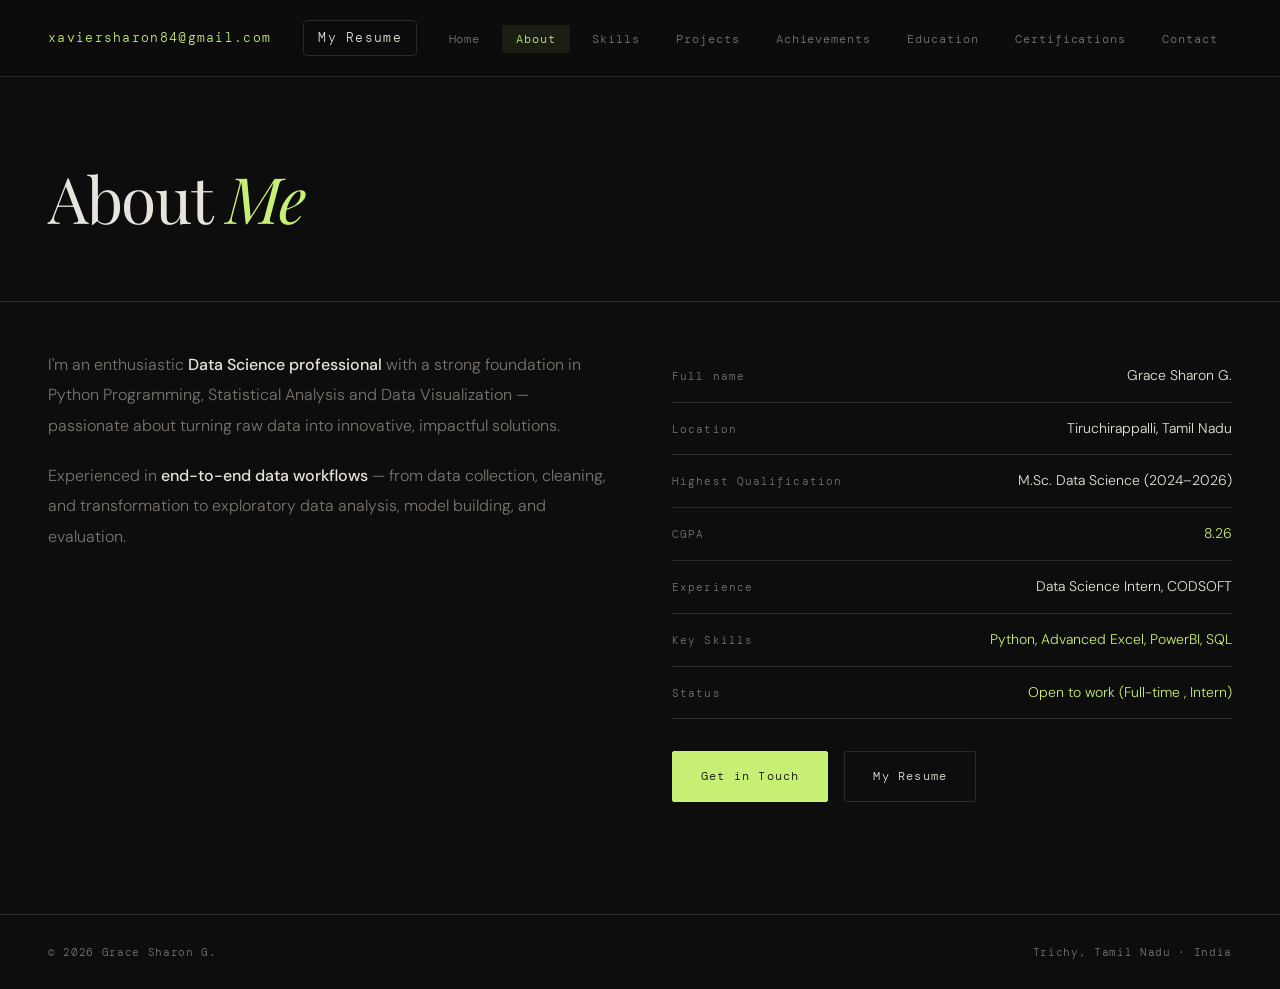
<file: about.html>
<!DOCTYPE html>
<html lang="en">
<head>
<meta charset="UTF-8">
<meta name="viewport" content="width=device-width, initial-scale=1.0">
<title>About — Grace Sharon</title>
<link rel="stylesheet" href="style.css">
</head>
<body>
<nav>
    <div style="display: flex; gap: 32px; align-items: center;">
    <a class="nav-logo" href="index.html">xaviersharon84@gmail.com</a>
    <a class="nav-logo" href="GRACE _SHARON_G_Data_Analyst.pdf" download style="color: var(--text); border: 1px solid var(--border); padding: 6px 14px; border-radius: 4px;">My Resume</a>
  </div>
  <button class="nav-hamburger" onclick="toggleMenu()" aria-label="Menu">
    <span></span><span></span><span></span>
  </button>
  <ul class="nav-links" id="nav-links">
    <li><a href="index.html">Home</a></li>
    <li><a href="about.html" class="active">About</a></li>
    <li><a href="skills.html">Skills</a></li>
    <li><a href="projects.html">Projects</a></li>
    <li><a href="achievements.html">Achievements</a></li>
    <li><a href="education.html">Education</a></li>
    <li><a href="certifications.html">Certifications</a></li>
    <li><a href="contact.html">Contact</a></li>
  </ul>
</nav>

<div class="page">
  <div class="page-header reveal">
    <h1 class="page-title">About  <em>Me</em></h1>
  </div>

  <div class="content">
    <div class="grid-2" style="gap: 64px; margin-bottom: 64px;">
      <div class="reveal">
        <p style="font-size:16px; color:var(--muted); line-height:1.9; margin-bottom:20px;">
          I'm an enthusiastic <strong style="color:var(--text); font-weight:500;">Data Science professional</strong> with a strong foundation in Python Programming, Statistical Analysis and Data Visualization — passionate about turning raw data into innovative, impactful solutions.
        </p>
        <p style="font-size:16px; color:var(--muted); line-height:1.9;">
          Experienced in <strong style="color:var(--text); font-weight:500;">end-to-end data workflows</strong> — from data collection, cleaning, and transformation to exploratory data analysis, model building, and evaluation.
        </p>
      </div>

      <div class="reveal">
        <div class="detail-row">
          <span class="detail-label">Full name</span>
          <span class="detail-value">Grace Sharon G.</span>
        </div>
        <div class="detail-row">
          <span class="detail-label">Location</span>
          <span class="detail-value">Tiruchirappalli, Tamil Nadu</span>
        </div>
        <div class="detail-row">
          <span class="detail-label">Highest Qualification</span>
          <span class="detail-value">M.Sc. Data Science (2024–2026)</span>
        </div>
        <div class="detail-row">
          <span class="detail-label">CGPA</span>
          <span class="detail-value" style="color:var(--accent)">8.26</span>
        </div>
        <div class="detail-row">
          <span class="detail-label">Experience</span>
          <span class="detail-value">Data Science Intern, CODSOFT</span>
        </div>
        <div class="detail-row">
          <span class="detail-label">Key Skills</span>
          <span class="detail-value" style="color:var(--accent)">Python, Advanced Excel, PowerBI, SQL</span>
        </div>
        <div class="detail-row">
          <span class="detail-label">Status</span>
          <span class="detail-value" style="color:var(--accent)">Open to work (Full-time , Intern)</span>
        </div>

        <div style="margin-top: 32px; display: flex; gap: 16px;">
          <a href="contact.html" class="btn btn-primary">Get in Touch</a>
          <a href="GRACE _SHARON_G_Data_Analyst.pdf" class="btn btn-secondary" download>My Resume</a>
        </div>
      </div>
    </div>
  </div>
</div>

<footer>
  <div class="footer-copy">© 2026 Grace Sharon G.</div>
  <div class="footer-copy">Trichy, Tamil Nadu · India</div>
</footer>

<script>
function toggleMenu(){ document.getElementById('nav-links').classList.toggle('open'); }
const obs = new IntersectionObserver(entries => {
  entries.forEach((e,i)=>{ if(e.isIntersecting){ setTimeout(()=>e.target.classList.add('visible'),i*80); obs.unobserve(e.target); } });
}, {threshold:0.1});
document.querySelectorAll('.reveal').forEach(el=>obs.observe(el));
</script>
</body>
</html>
</file>
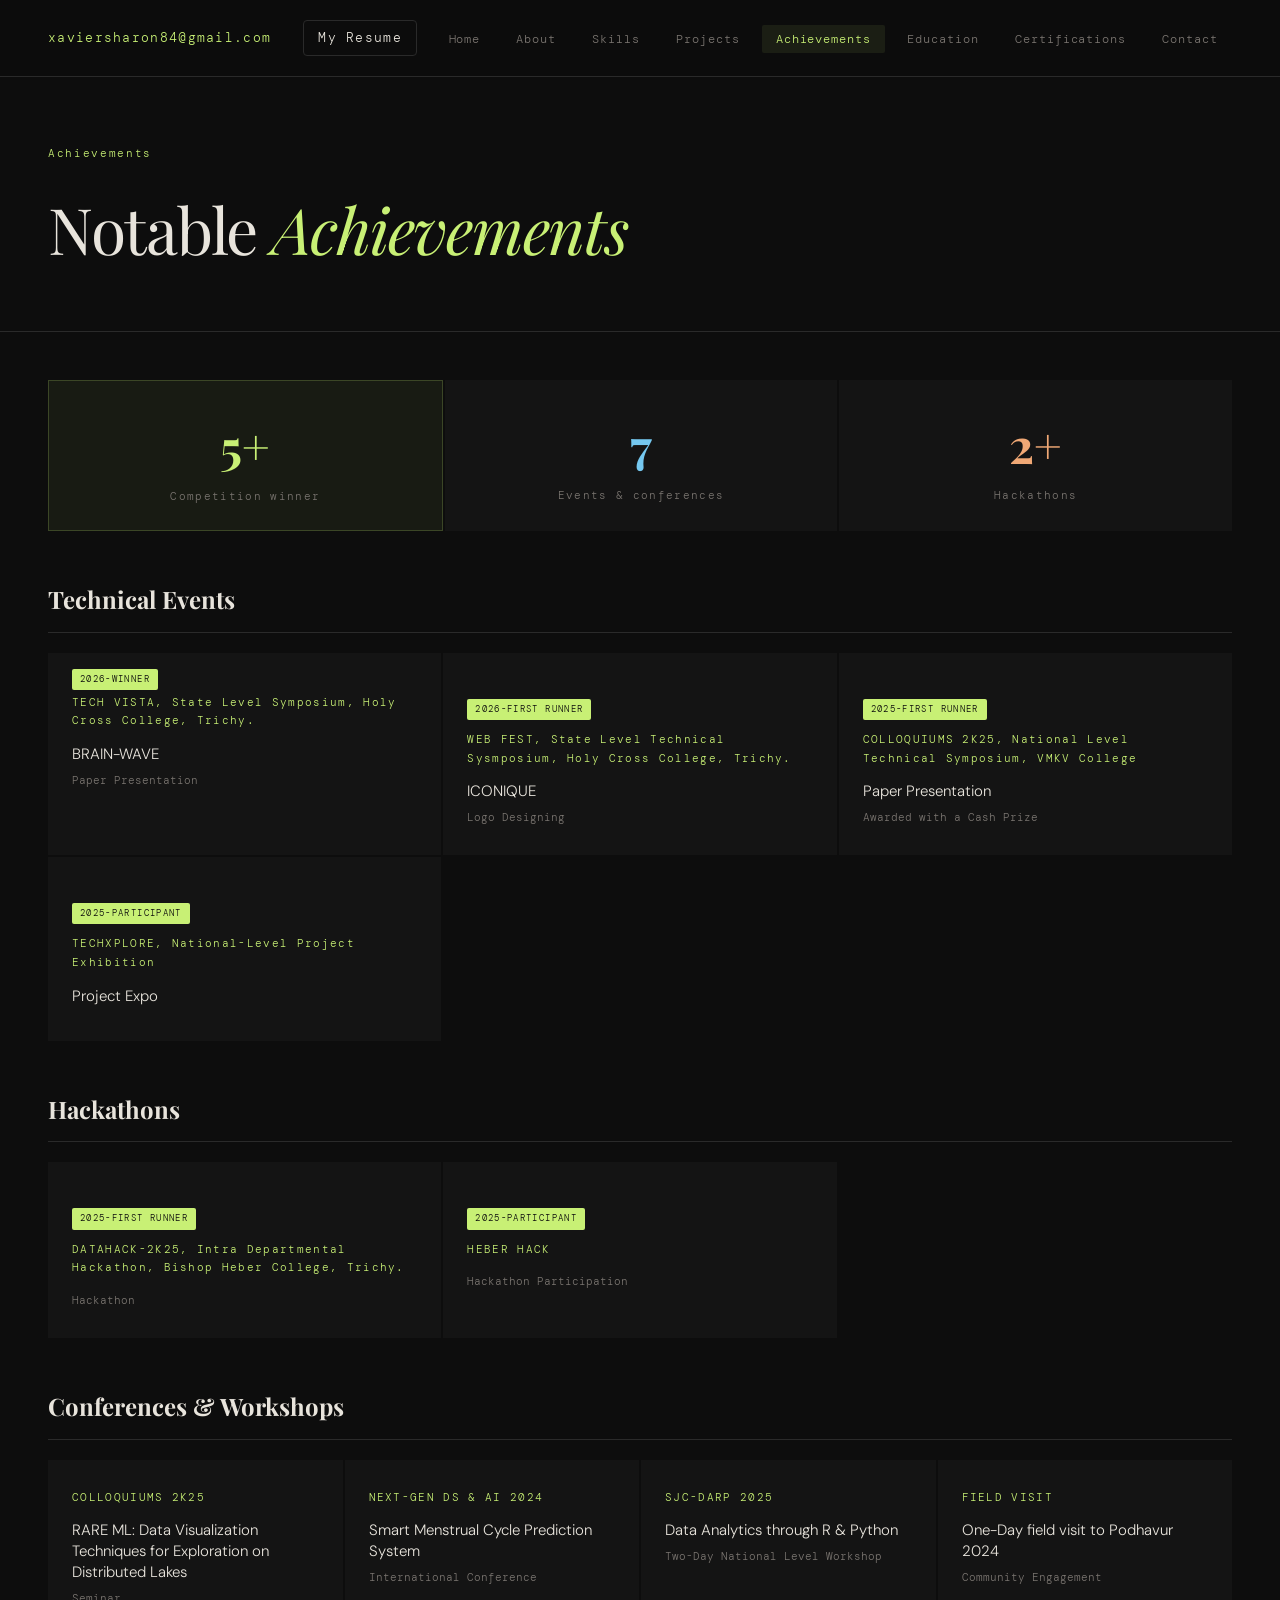
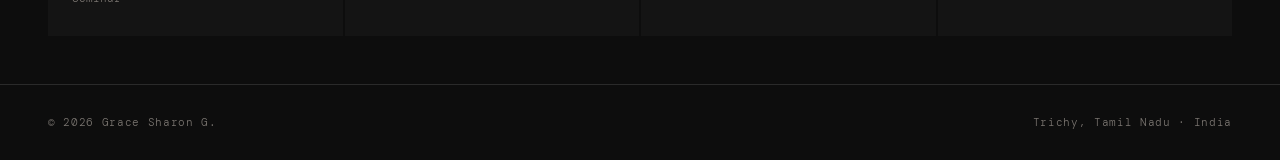
<file: achievements.html>
<!DOCTYPE html>
<html lang="en">
<head>
<meta charset="UTF-8">
<meta name="viewport" content="width=device-width, initial-scale=1.0">
<title>Achievements — Grace Sharon</title>
<link rel="stylesheet" href="style.css">
</head>
<body>

<nav>
    <div style="display: flex; gap: 32px; align-items: center;">
    <a class="nav-logo" href="index.html">xaviersharon84@gmail.com</a>
    <a class="nav-logo" href="GRACE _SHARON_G_Data_Analyst.pdf" download style="color: var(--text); border: 1px solid var(--border); padding: 6px 14px; border-radius: 4px;">My Resume</a>
  </div>
  <button class="nav-hamburger" onclick="toggleMenu()" aria-label="Menu">
    <span></span><span></span><span></span>
  </button>
  <ul class="nav-links" id="nav-links">
    <li><a href="index.html">Home</a></li>
    <li><a href="about.html">About</a></li>
    <li><a href="skills.html">Skills</a></li>
    <li><a href="projects.html">Projects</a></li>
    <li><a href="achievements.html" class="active">Achievements</a></li>
    <li><a href="education.html">Education</a></li>
     <li><a href="certifications.html">Certifications</a></li>
    <li><a href="contact.html">Contact</a></li>
  </ul>
</nav>

<div class="page">
  <div class="page-header reveal">
    <div class="page-eyebrow">Achievements</div>
    <h1 class="page-title">Notable <em>Achievements</em></h1>
  </div>

  <div class="content">

    <!-- Stats -->
    <div style="display:flex; gap:2px; margin-bottom:2px;">
      <div style="flex:1; background:rgba(200,240,117,0.06); border:1px solid rgba(200,240,117,0.2); padding:24px; text-align:center;" class="reveal">
        <div style="font-family:var(--serif); font-size:48px; font-weight:700; color:var(--accent);">5+</div>
        <div style="font-family:var(--mono); font-size:11px; color:var(--muted); letter-spacing:0.12em;">Competition winner</div>
      </div>
      <div style="flex:1; background:var(--surface); padding:24px; text-align:center;" class="reveal">
        <div style="font-family:var(--serif); font-size:48px; font-weight:700; color:var(--accent2);">7</div>
        <div style="font-family:var(--mono); font-size:11px; color:var(--muted); letter-spacing:0.12em;">Events & conferences</div>
      </div>
      <div style="flex:1; background:var(--surface); padding:24px; text-align:center;" class="reveal">
        <div style="font-family:var(--serif); font-size:48px; font-weight:700; color:var(--accent3);">2+</div>
        <div style="font-family:var(--mono); font-size:11px; color:var(--muted); letter-spacing:0.12em;">Hackathons</div>
      </div>
    </div>

    <!-- Technical Events -->
    <h2 class="reveal" style="font-family:var(--serif); font-size:24px; margin:48px 0 20px; border-bottom:1px solid var(--border); padding-bottom:12px;">Technical Events</h2>

    <div class="grid-3 reveal">

      <div class="card" style="position:relative; padding-top:40px;">
        <div class="badge-winner" style="position:absolute; top:16px; left:24px;">2026-WINNER</div>
        <div class="card-label">TECH VISTA, State Level Symposium, Holy Cross College, Trichy.</div>
        <div class="card-title">BRAIN-WAVE</div>
        <div class="card-sub">Paper Presentation</div>
      </div>

      <div class="card" style="position:relative; padding-top:40px;">
        <div class="badge-winner">2026-FIRST RUNNER</div>
        <div class="card-label">WEB FEST, State Level Technical Sysmposium, Holy Cross College, Trichy.</div>
        <div class="card-title">ICONIQUE</div>
        <div class="card-sub">Logo Designing</div>
      </div>

      <div class="card" style="position:relative; padding-top:40px;">
        <div class="badge-winner">2025-FIRST RUNNER</div>
        <div class="card-label">COLLOQUIUMS 2K25, National Level Technical Symposium, VMKV College</div>
        <div class="card-title">Paper Presentation</div>
        <div class="card-sub">Awarded with a Cash Prize</div>
      </div>

      <div class="card" style="position:relative; padding-top:40px;">
        <div class="badge-winner">2025-PARTICIPANT</div>
        <div class="card-label">TECHXPLORE, National-Level Project Exhibition </div>
        <div class="card-title">Project Expo</div>
      </div>

    </div>

    <!-- Hackathons -->
    <h2 class="reveal" style="font-family:var(--serif); font-size:24px; margin:48px 0 20px; border-bottom:1px solid var(--border); padding-bottom:12px;">Hackathons</h2>

    <div class="grid-3 reveal">

      <div class="card" style="position:relative; padding-top:40px;">
        <div class="badge-winner">2025-FIRST RUNNER</div>
        <div class="card-label">DATAHACK-2K25, Intra Departmental Hackathon, Bishop Heber College, Trichy.</div>
        <div class="card-sub">Hackathon</div>
      </div>

      <div class="card" style="position:relative; padding-top:40px;">
        <div class="badge-winner">2025-PARTICIPANT</div>
        <div class="card-label">HEBER HACK</div>
        <div class="card-sub">Hackathon Participation</div>
      </div>

    </div>

    <!-- Conferences & Workshops -->
    <h2 class="reveal" style="font-family:var(--serif); font-size:24px; margin:48px 0 20px; border-bottom:1px solid var(--border); padding-bottom:12px;">
      Conferences & Workshops
    </h2>

    <div class="grid-auto reveal">

      <div class="card">
        <div class="card-label">COLLOQUIUMS 2K25</div>
        <div class="card-title">RARE ML: Data Visualization Techniques for Exploration on Distributed Lakes</div>
        <div class="card-sub">Seminar</div>
      </div>

      <div class="card">
        <div class="card-label">NEXT-GEN DS & AI 2024</div>
        <div class="card-title">Smart Menstrual Cycle Prediction System</div>
        <div class="card-sub">International Conference</div>
      </div>

      <div class="card">
        <div class="card-label">SJC-DARP 2025</div>
        <div class="card-title">Data Analytics through R & Python</div>
        <div class="card-sub">Two-Day National Level Workshop</div>
      </div>
      <div class="card">
        <div class="card-label">FIELD VISIT</div>
        <div class="card-title">One-Day field visit to Podhavur 2024</div>
        <div class="card-sub">Community Engagement</div>
      </div>

    </div>

    
  </div>
</div>

<footer>
  <div class="footer-copy">© 2026 Grace Sharon G.</div>
  <div class="footer-copy">Trichy, Tamil Nadu · India</div>
</footer>

<script>
function toggleMenu(){ document.getElementById('nav-links').classList.toggle('open'); }
const obs = new IntersectionObserver(entries => {
  entries.forEach((e,i)=>{ if(e.isIntersecting){ setTimeout(()=>e.target.classList.add('visible'),i*80); obs.unobserve(e.target); } });
}, {threshold:0.1});
document.querySelectorAll('.reveal').forEach(el=>obs.observe(el));
</script>

</body>
</html>
</file>
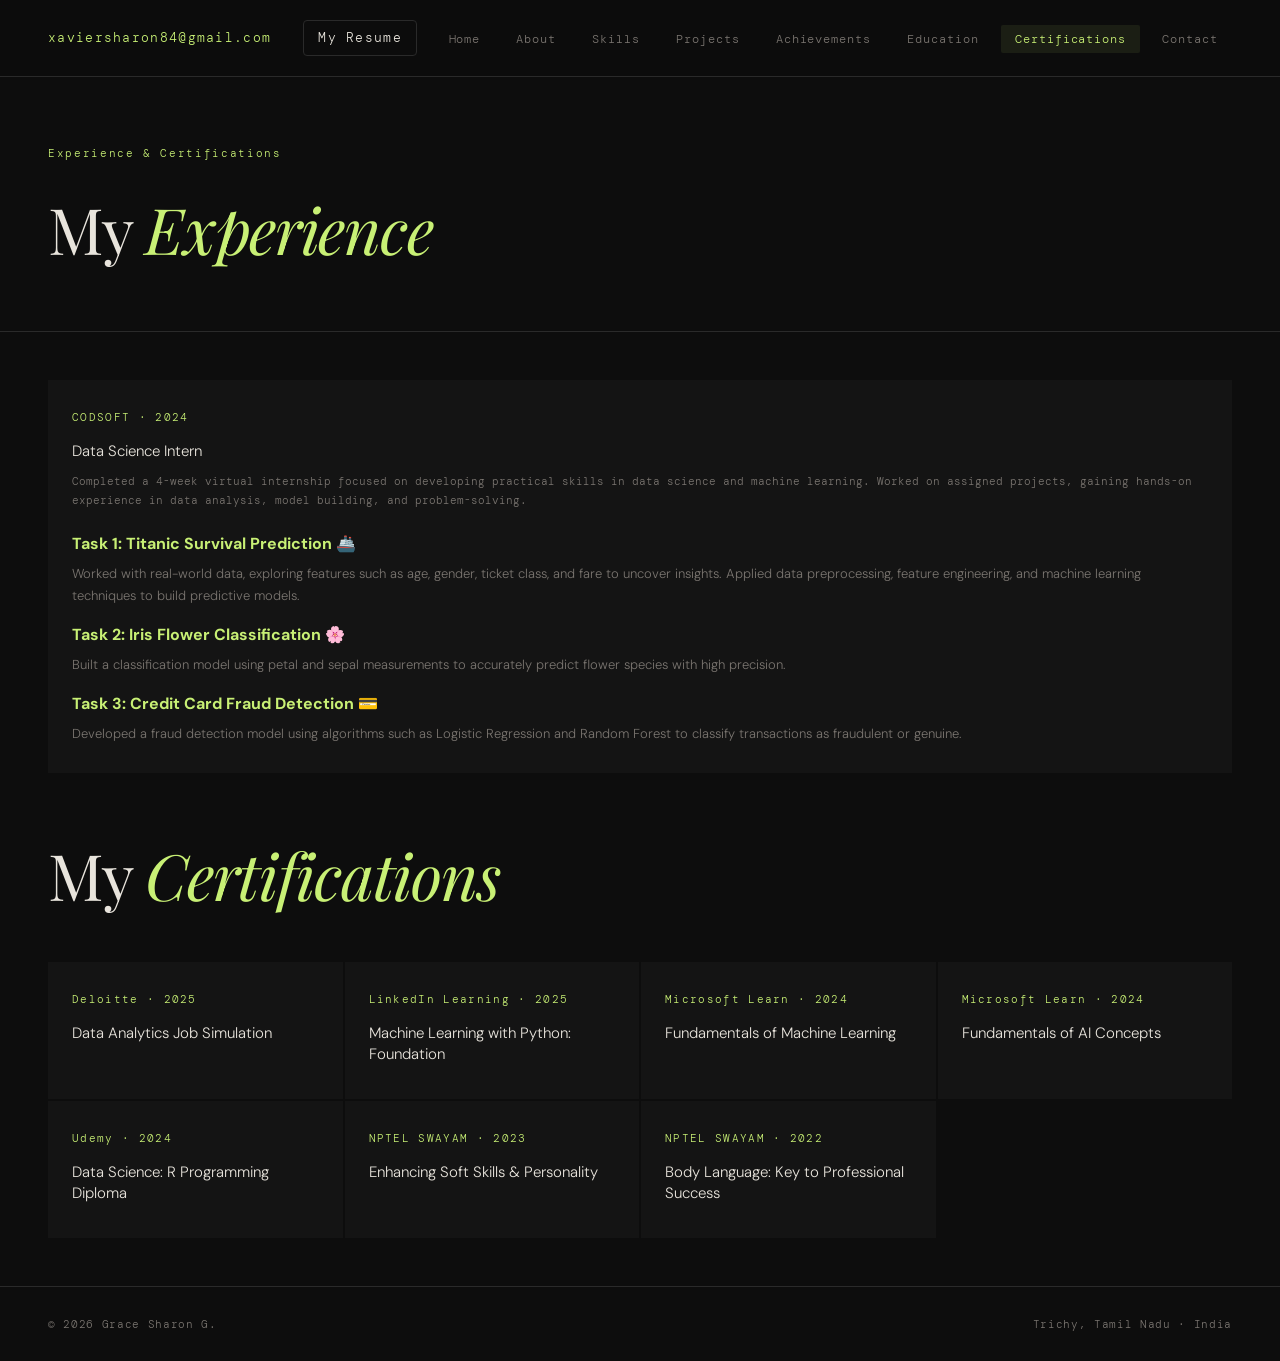
<file: certifications.html>
<!DOCTYPE html>
<html lang="en">
<head>
<meta charset="UTF-8">
<meta name="viewport" content="width=device-width, initial-scale=1.0">
<title>Certifications — Grace Sharon</title>
<link rel="stylesheet" href="style.css">
</head>
<body>

<nav>
    <div style="display: flex; gap: 32px; align-items: center;">
    <a class="nav-logo" href="index.html">xaviersharon84@gmail.com</a>
    <a class="nav-logo" href="GRACE _SHARON_G_Data_Analyst.pdf" download style="color: var(--text); border: 1px solid var(--border); padding: 6px 14px; border-radius: 4px;">My Resume</a>
  </div>
  <button class="nav-hamburger" onclick="toggleMenu()" aria-label="Menu">
    <span></span><span></span><span></span>
  </button>
  <ul class="nav-links" id="nav-links">
    <li><a href="index.html">Home</a></li>
    <li><a href="about.html">About</a></li>
    <li><a href="skills.html">Skills</a></li>
    <li><a href="projects.html">Projects</a></li>
    <li><a href="achievements.html">Achievements</a></li>
    <li><a href="education.html">Education</a></li>
    <li><a href="certifications.html" class="active">Certifications</a></li>
    <li><a href="contact.html">Contact</a></li>
  </ul>
</nav>

<div class="page">
  <div class="page-header reveal">
    <div class="page-eyebrow">Experience & Certifications</div>
    <h1 class="page-title">My <em>Experience</em></h1>
  </div>

  <div class="content">

    <!-- ✅ EXPERIENCE -->
    <div class="card reveal" style="margin-bottom:48px;">
      <div class="card-label">CODSOFT · 2024</div>
      <div class="card-title">Data Science Intern</div>

      <div class="card-sub" style="margin-top:10px; line-height:1.7;">
        Completed a 4-week virtual internship focused on developing practical skills in data science and machine learning.
        Worked on assigned projects, gaining hands-on experience in data analysis, model building, and problem-solving.
      </div>

      <!-- TASKS -->
      <div style="margin-top:20px; display:flex; flex-direction:column; gap:14px;">

        <div>
          <strong style="color:var(--accent);">Task 1: Titanic Survival Prediction 🚢</strong>
          <p style="font-size:13px; color:var(--muted); margin-top:6px;">
            Worked with real-world data, exploring features such as age, gender, ticket class, and fare to uncover insights.
            Applied data preprocessing, feature engineering, and machine learning techniques to build predictive models.
          </p>
        </div>

        <div>
          <strong style="color:var(--accent);">Task 2: Iris Flower Classification 🌸</strong>
          <p style="font-size:13px; color:var(--muted); margin-top:6px;">
            Built a classification model using petal and sepal measurements to accurately predict flower species with high precision.
          </p>
        </div>

        <div>
          <strong style="color:var(--accent);">Task 3: Credit Card Fraud Detection 💳</strong>
          <p style="font-size:13px; color:var(--muted); margin-top:6px;">
            Developed a fraud detection model using algorithms such as Logistic Regression and Random Forest to classify transactions as fraudulent or genuine.
          </p>
        </div>

      </div>
    </div>

    <!-- ✅ CERTIFICATIONS TITLE -->
    <h1 class="page-title" style="margin-bottom:32px;">My <em>Certifications</em></h1>

    <!-- CERTIFICATIONS -->
    <div class="grid-auto reveal">

      <div class="card">
        <div class="card-label">Deloitte · 2025</div>
        <div class="card-title">Data Analytics Job Simulation</div>
      </div>

      <div class="card">
        <div class="card-label">LinkedIn Learning · 2025</div>
        <div class="card-title">Machine Learning with Python: Foundation</div>
      </div>

      <div class="card">
        <div class="card-label">Microsoft Learn · 2024</div>
        <div class="card-title">Fundamentals of Machine Learning</div>
      </div>

      <div class="card">
        <div class="card-label">Microsoft Learn · 2024</div>
        <div class="card-title">Fundamentals of AI Concepts</div>
      </div>

      <div class="card">
        <div class="card-label">Udemy · 2024</div>
        <div class="card-title">Data Science: R Programming Diploma</div>
      </div>

      <div class="card">
        <div class="card-label">NPTEL SWAYAM · 2023</div>
        <div class="card-title">Enhancing Soft Skills & Personality</div>
      </div>

      <div class="card">
        <div class="card-label">NPTEL SWAYAM · 2022</div>
        <div class="card-title">Body Language: Key to Professional Success</div>
      </div>

    </div>

  </div>
</div>

<footer>
  <div class="footer-copy">© 2026 Grace Sharon G.</div>
  <div class="footer-copy">Trichy, Tamil Nadu · India</div>
</footer>

<script>
function toggleMenu(){ document.getElementById('nav-links').classList.toggle('open'); }

const obs = new IntersectionObserver(entries => {
  entries.forEach((e,i)=>{
    if(e.isIntersecting){
      setTimeout(()=>e.target.classList.add('visible'),i*80);
      obs.unobserve(e.target);
    }
  });
}, {threshold:0.1});

document.querySelectorAll('.reveal').forEach(el=>obs.observe(el));
</script>

</body>
</html>
</file>
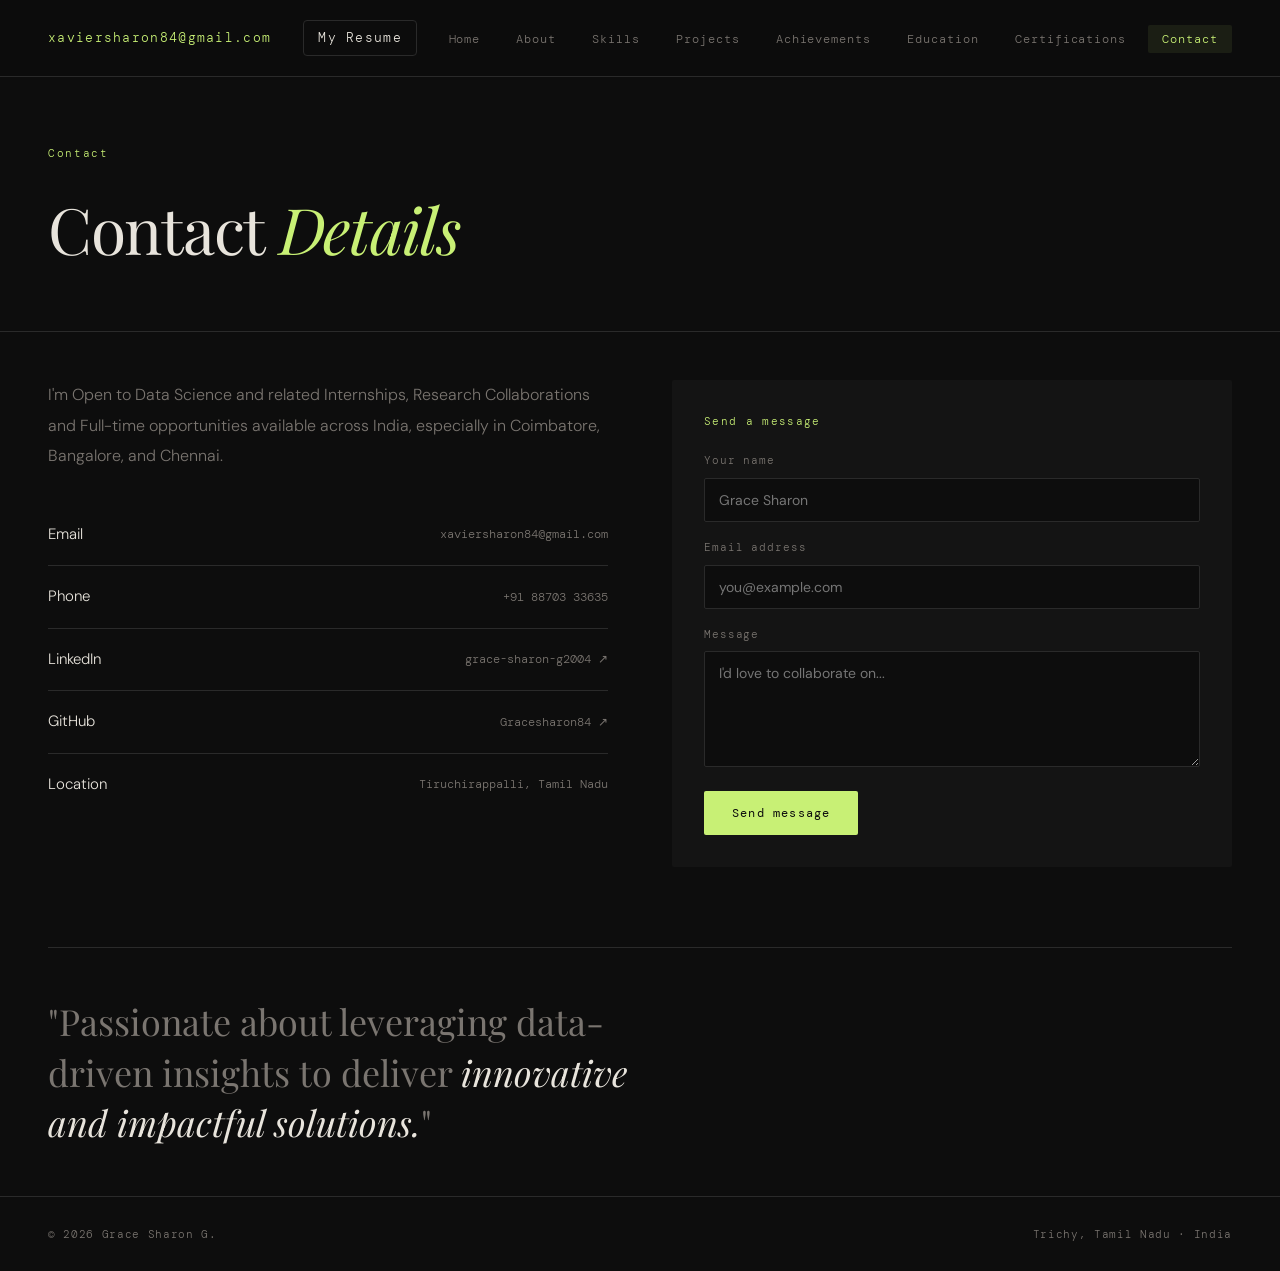
<file: contact.html>
<!DOCTYPE html>
<html lang="en">
<head>
<meta charset="UTF-8">
<meta name="viewport" content="width=device-width, initial-scale=1.0">
<title>Contact — Grace Sharon</title>
<link rel="stylesheet" href="style.css">
</head>
<body>
<nav>
    <div style="display: flex; gap: 32px; align-items: center;">
    <a class="nav-logo" href="index.html">xaviersharon84@gmail.com</a>
    <a class="nav-logo" href="GRACE _SHARON_G_Data_Analyst.pdf" download style="color: var(--text); border: 1px solid var(--border); padding: 6px 14px; border-radius: 4px;">My Resume</a>
  </div>
  <button class="nav-hamburger" onclick="toggleMenu()" aria-label="Menu">
    <span></span><span></span><span></span>
  </button>
  <ul class="nav-links" id="nav-links">
    <li><a href="index.html">Home</a></li>
    <li><a href="about.html">About</a></li>
    <li><a href="skills.html">Skills</a></li>
    <li><a href="projects.html">Projects</a></li>
    <li><a href="achievements.html">Achievements</a></li>
    <li><a href="education.html">Education</a></li>
     <li><a href="certifications.html">Certifications</a></li>
    <li><a href="contact.html" class="active">Contact</a></li>
  </ul>
</nav>

<div class="page">
  <div class="page-header reveal">
    <div class="page-eyebrow">Contact</div>
    <h1 class="page-title">Contact  <em>   Details</em></h1>
  </div>

  <div class="content">
    <div class="grid-2" style="gap:64px; align-items:start;">
      <div class="reveal">
        <p style="font-size:16px; color:var(--muted); line-height:1.9; margin-bottom:32px;">
          I'm Open to Data Science and related Internships, Research Collaborations and Full-time opportunities available across India, especially in Coimbatore, Bangalore, and Chennai.
        </p>

        <a href="mailto:xaviersharon84@gmail.com" class="contact-link">
          <span class="cl-label">Email</span>
          <span class="cl-value">xaviersharon84@gmail.com</span>
        </a>
        <a href="tel:+918870333635" class="contact-link">
          <span class="cl-label">Phone</span>
          <span class="cl-value">+91 88703 33635</span>
        </a>
        <a href="https://www.linkedin.com/in/grace-sharon-g2004/" download rel="noopener" class="contact-link">
          <span class="cl-label">LinkedIn</span>
          <span class="cl-value">grace-sharon-g2004 ↗</span>
        </a>
        <a href="https://github.com/Gracesharon84" download rel="noopener" class="contact-link">
          <span class="cl-label">GitHub</span>
          <span class="cl-value">Gracesharon84 ↗</span>
        </a>
        <div class="contact-link" style="border-bottom:none;">
          <span class="cl-label">Location</span>
          <span class="cl-value">Tiruchirappalli, Tamil Nadu</span>
        </div>
      </div>

      <div class="reveal">
        <div style="background:var(--surface); padding:32px; border-radius:2px;">
          <div style="font-family:var(--mono); font-size:11px; color:var(--accent); letter-spacing:0.12em; margin-bottom:20px;">Send a message</div>

          <div style="display:flex; flex-direction:column; gap:16px;">
            <div>
              <label style="font-family:var(--mono); font-size:11px; color:var(--muted); display:block; margin-bottom:8px; letter-spacing:0.08em;">Your name</label>
              <input type="text" placeholder="Grace Sharon" style="width:100%; background:var(--bg); border:1px solid var(--border); color:var(--text); padding:12px 14px; font-family:var(--sans); font-size:14px; border-radius:2px; outline:none; transition:border-color 0.2s;"
                onfocus="this.style.borderColor='var(--accent)'" onblur="this.style.borderColor='var(--border)'">
            </div>
            <div>
              <label style="font-family:var(--mono); font-size:11px; color:var(--muted); display:block; margin-bottom:8px; letter-spacing:0.08em;">Email address</label>
              <input type="email" placeholder="you@example.com" style="width:100%; background:var(--bg); border:1px solid var(--border); color:var(--text); padding:12px 14px; font-family:var(--sans); font-size:14px; border-radius:2px; outline:none; transition:border-color 0.2s;"
                onfocus="this.style.borderColor='var(--accent)'" onblur="this.style.borderColor='var(--border)'">
            </div>
            <div>
              <label style="font-family:var(--mono); font-size:11px; color:var(--muted); display:block; margin-bottom:8px; letter-spacing:0.08em;">Message</label>
              <textarea rows="5" placeholder="I'd love to collaborate on..." style="width:100%; background:var(--bg); border:1px solid var(--border); color:var(--text); padding:12px 14px; font-family:var(--sans); font-size:14px; border-radius:2px; outline:none; resize:vertical; transition:border-color 0.2s;"
                onfocus="this.style.borderColor='var(--accent)'" onblur="this.style.borderColor='var(--border)'"></textarea>
            </div>
            <button onclick="handleSend(this)" class="btn btn-primary" style="align-self:flex-start; border:none; cursor:pointer;">Send message</button>
          </div>
        </div>
      </div>
    </div>

    <div style="margin-top:80px; padding-top:48px; border-top:1px solid var(--border);">
      <p style="font-family:var(--serif); font-size:clamp(24px,3vw,36px); font-weight:400; color:var(--muted); max-width:600px; line-height:1.4;" class="reveal">
        "Passionate about leveraging data-driven insights to deliver <em style="color:var(--text); font-style:italic;">innovative and impactful solutions.</em>"
      </p>
    </div>
  </div>
</div>

<footer>
  <div class="footer-copy">© 2026 Grace Sharon G.</div>
  <div class="footer-copy">Trichy, Tamil Nadu · India</div>
</footer>
<script>
function toggleMenu(){ document.getElementById('nav-links').classList.toggle('open'); }
const obs = new IntersectionObserver(entries => {
  entries.forEach((e,i)=>{ if(e.isIntersecting){ setTimeout(()=>e.target.classList.add('visible'),i*80); obs.unobserve(e.target); } });
}, {threshold:0.1});
document.querySelectorAll('.reveal').forEach(el=>obs.observe(el));

function handleSend(btn) {
  btn.textContent = 'Sending...';
  btn.disabled = true;
  setTimeout(() => {
    btn.textContent = 'Sent!';
    btn.style.background = 'transparent';
    btn.style.color = 'var(--accent)';
  }, 1200);
}
</script>
</body>
</html>
</file>
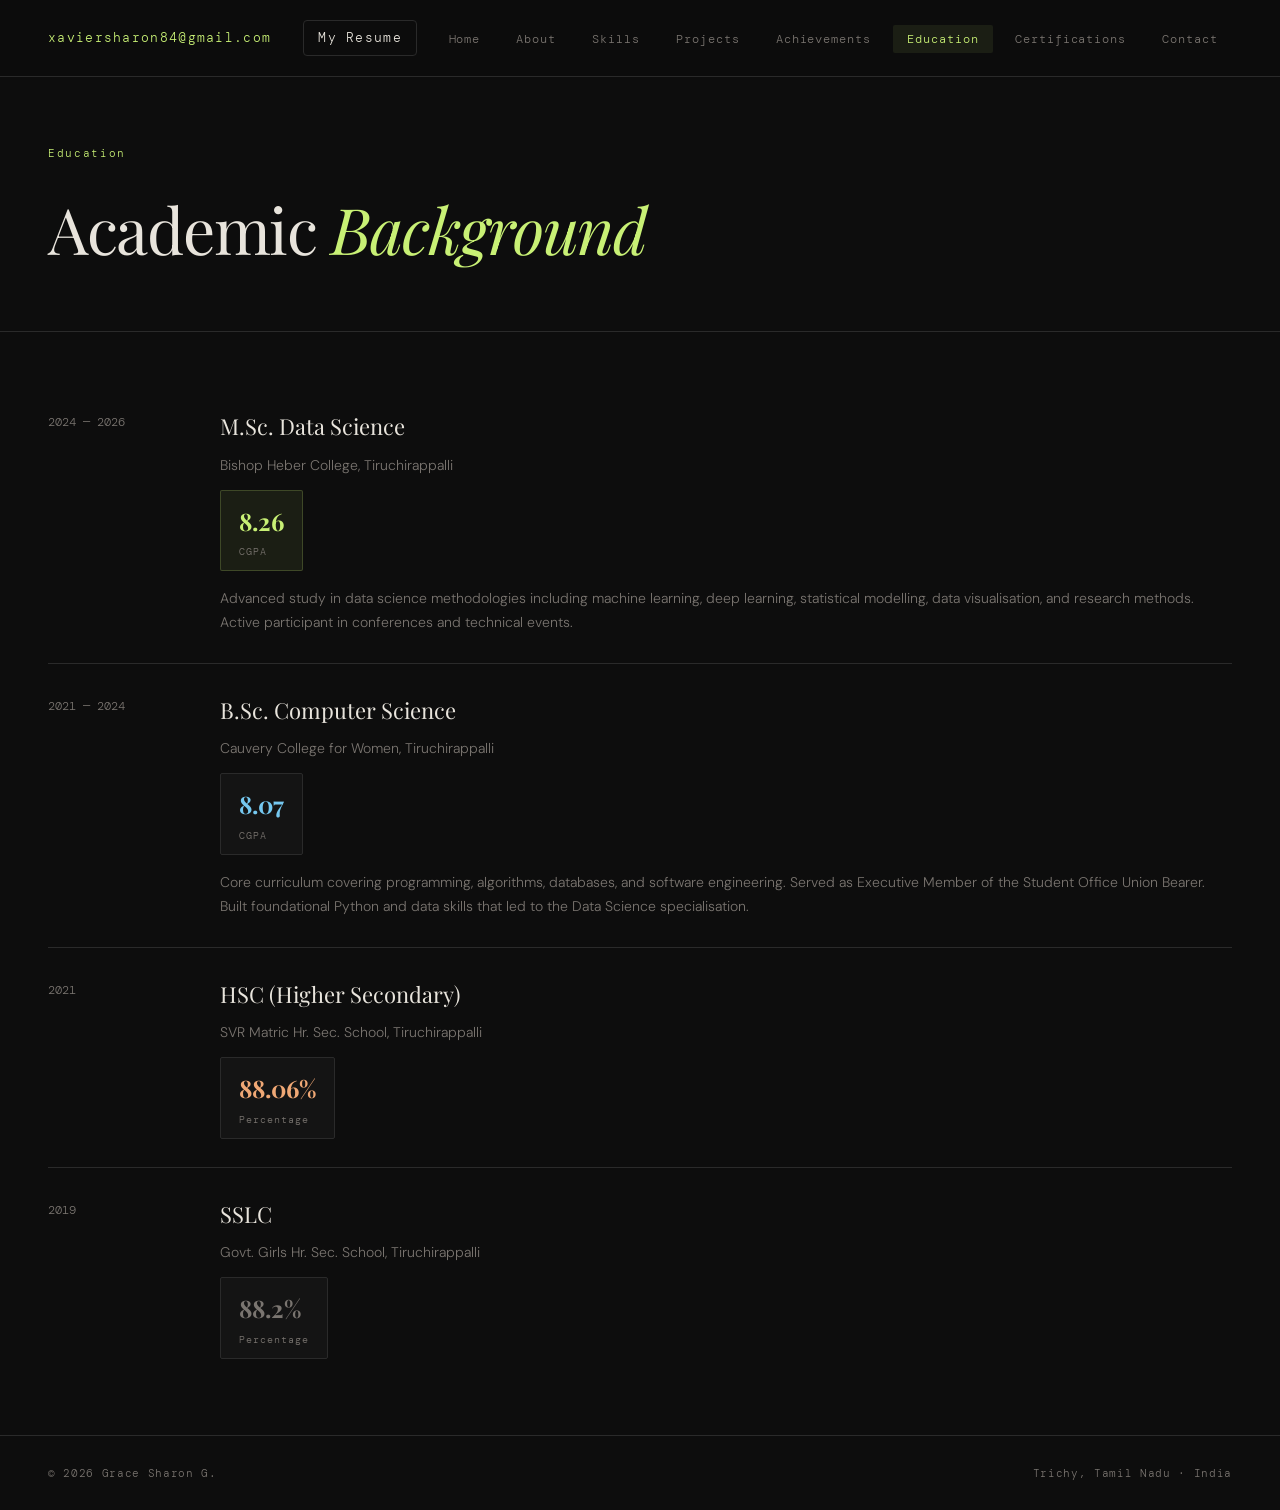
<file: education.html>
<!DOCTYPE html>
<html lang="en">
<head>
<meta charset="UTF-8">
<meta name="viewport" content="width=device-width, initial-scale=1.0">
<title>Education — Grace Sharon</title>
<link rel="stylesheet" href="style.css">
</head>
<body>
<nav>
    <div style="display: flex; gap: 32px; align-items: center;">
    <a class="nav-logo" href="index.html">xaviersharon84@gmail.com</a>
    <a class="nav-logo" href="GRACE _SHARON_G_Data_Analyst.pdf" download style="color: var(--text); border: 1px solid var(--border); padding: 6px 14px; border-radius: 4px;">My Resume</a>
  </div>
  <button class="nav-hamburger" onclick="toggleMenu()" aria-label="Menu">
    <span></span><span></span><span></span>
  </button>
  <ul class="nav-links" id="nav-links">
    <li><a href="index.html">Home</a></li>
    <li><a href="about.html">About</a></li>
    <li><a href="skills.html">Skills</a></li>
    <li><a href="projects.html">Projects</a></li>
    <li><a href="achievements.html">Achievements</a></li>
    <li><a href="education.html" class="active">Education</a></li>
     <li><a href="certifications.html">Certifications</a></li>
    <li><a href="contact.html">Contact</a></li>
  </ul>
</nav>

<div class="page">
  <div class="page-header reveal">
    <div class="page-eyebrow">Education</div>
    <h1 class="page-title">Academic <em>Background</em></h1>
  </div>

  <div class="content">
    <div class="list-row reveal" style="grid-template-columns: 140px 1fr;">
      <div class="list-row-meta">2024 — 2026<br><span style="color:var(--accent); margin-top:6px; display:block;"></span></div>
      <div>
        <div class="list-row-title">M.Sc. Data Science</div>
        <div class="list-row-desc">Bishop Heber College, Tiruchirappalli</div>
        <div style="margin-top:12px; display:flex; gap:16px; flex-wrap:wrap;">
          <div style="background:rgba(200,240,117,0.08); border:1px solid rgba(200,240,117,0.2); padding:10px 18px; border-radius:2px;">
            <div style="font-family:var(--serif); font-size:24px; font-weight:700; color:var(--accent);">8.26</div>
            <div style="font-family:var(--mono); font-size:10px; color:var(--muted); letter-spacing:0.1em; margin-top:2px;">CGPA</div>
          </div>
        </div>
        <p style="margin-top:16px; font-size:14px; color:var(--muted); line-height:1.7;">
          Advanced study in data science methodologies including machine learning, deep learning, statistical modelling, data visualisation, and research methods. Active participant in conferences and technical events.
        </p>
      </div>
    </div>

    <div class="list-row reveal" style="grid-template-columns: 140px 1fr;">
      <div class="list-row-meta">2021 — 2024</div>
      <div>
        <div class="list-row-title">B.Sc. Computer Science</div>
        <div class="list-row-desc">Cauvery College for Women, Tiruchirappalli</div>
        <div style="margin-top:12px; display:flex; gap:16px; flex-wrap:wrap;">
          <div style="background:var(--surface); border:1px solid var(--border); padding:10px 18px; border-radius:2px;">
            <div style="font-family:var(--serif); font-size:24px; font-weight:700; color:var(--accent2);">8.07</div>
            <div style="font-family:var(--mono); font-size:10px; color:var(--muted); letter-spacing:0.1em; margin-top:2px;">CGPA</div>
          </div>
        </div>
        <p style="margin-top:16px; font-size:14px; color:var(--muted); line-height:1.7;">
          Core curriculum covering programming, algorithms, databases, and software engineering. Served as Executive Member of the Student Office Union Bearer. Built foundational Python and data skills that led to the Data Science specialisation.
        </p>
      </div>
    </div>

    <div class="list-row reveal" style="grid-template-columns: 140px 1fr;">
      <div class="list-row-meta">2021</div>
      <div>
        <div class="list-row-title">HSC (Higher Secondary)</div>
        <div class="list-row-desc">SVR Matric Hr. Sec. School, Tiruchirappalli</div>
        <div style="margin-top:12px; display:flex; gap:16px; flex-wrap:wrap;">
          <div style="background:var(--surface); border:1px solid var(--border); padding:10px 18px; border-radius:2px;">
            <div style="font-family:var(--serif); font-size:24px; font-weight:700; color:var(--accent3);">88.06%</div>
            <div style="font-family:var(--mono); font-size:10px; color:var(--muted); letter-spacing:0.1em; margin-top:2px;">Percentage</div>
          </div>
        </div>
      </div>
    </div>

    <div class="list-row reveal" style="grid-template-columns: 140px 1fr; border-bottom:none;">
      <div class="list-row-meta">2019</div>
      <div>
        <div class="list-row-title">SSLC</div>
        <div class="list-row-desc">Govt. Girls Hr. Sec. School, Tiruchirappalli</div>
        <div style="margin-top:12px; display:flex; gap:16px; flex-wrap:wrap;">
          <div style="background:var(--surface); border:1px solid var(--border); padding:10px 18px; border-radius:2px;">
            <div style="font-family:var(--serif); font-size:24px; font-weight:700; color:var(--muted);">88.2%</div>
            <div style="font-family:var(--mono); font-size:10px; color:var(--muted); letter-spacing:0.1em; margin-top:2px;">Percentage</div>
          </div>
        </div>
      </div>
    </div>
  </div>
</div>

<footer>
  <div class="footer-copy">© 2026 Grace Sharon G.</div>
  <div class="footer-copy">Trichy, Tamil Nadu · India</div>
</footer>
<script>
function toggleMenu(){ document.getElementById('nav-links').classList.toggle('open'); }
const obs = new IntersectionObserver(entries => {
  entries.forEach((e,i)=>{ if(e.isIntersecting){ setTimeout(()=>e.target.classList.add('visible'),i*80); obs.unobserve(e.target); } });
}, {threshold:0.1});
document.querySelectorAll('.reveal').forEach(el=>obs.observe(el));
</script>
</body>
</html>
</file>
<file: style.css>
@import url('https://fonts.googleapis.com/css2?family=Playfair+Display:ital,wght@0,400;0,700;1,400&family=DM+Mono:wght@300;400;500&family=DM+Sans:wght@300;400;500&display=swap');

:root {
  --bg: #0d0d0d;
  --surface: #141414;
  --surface2: #1c1c1c;
  --border: #2a2a2a;
  --text: #e8e4dc;
  --muted: #7a7570;
  --accent: #c8f075;
  --accent2: #75c8f0;
  --accent3: #f0a875;
  --serif: 'Playfair Display', Georgia, serif;
  --mono: 'DM Mono', monospace;
  --sans: 'DM Sans', sans-serif;
}

*, *::before, *::after { box-sizing: border-box; margin: 0; padding: 0; }
html { scroll-behavior: smooth; }

body {
  background: var(--bg);
  color: var(--text);
  font-family: var(--sans);
  font-weight: 300;
  line-height: 1.7;
  overflow-x: hidden;
  min-height: 100vh;
}

/* ── NAV ── */
nav {
  position: fixed; top: 0; left: 0; right: 0; z-index: 100;
  display: flex; justify-content: space-between; align-items: center;
  padding: 20px 48px;
  border-bottom: 1px solid var(--border);
  background: rgba(13,13,13,0.9);
  backdrop-filter: blur(14px);
}

.nav-logo {
  font-family: var(--mono);
  font-size: 13px;
  color: var(--accent);
  letter-spacing: 0.1em;
  text-decoration: none;
}

.nav-links { display: flex; gap: 8px; list-style: none; }

.nav-links a {
  font-family: var(--mono);
  font-size: 12px;
  color: var(--muted);
  text-decoration: none;
  letter-spacing: 0.08em;
  padding: 6px 14px;
  border-radius: 2px;
  transition: all 0.2s;
}

.nav-links a:hover { color: var(--text); }
.nav-links a.active {
  color: var(--accent);
  background: rgba(200,240,117,0.08);
}

.nav-hamburger {
  display: none;
  flex-direction: column; gap: 5px;
  cursor: pointer; background: none; border: none; padding: 4px;
}
.nav-hamburger span {
  display: block; width: 22px; height: 1px; background: var(--text);
  transition: all 0.3s;
}

/* ── PAGE WRAPPER ── */
.page {
  padding-top: 80px;
  min-height: 100vh;
}

/* ── HERO (index) ── */
.hero {
  min-height: calc(100vh - 80px);
  display: flex; flex-direction: column; justify-content: flex-end;
  padding: 0 48px 80px;
  position: relative; overflow: hidden;
}

.hero-bg {
  position: absolute; inset: 0;
  background:
    radial-gradient(ellipse 60% 50% at 70% 40%, rgba(200,240,117,0.07) 0%, transparent 70%),
    radial-gradient(ellipse 40% 60% at 20% 80%, rgba(117,200,240,0.05) 0%, transparent 60%);
  pointer-events: none;
}

.hero-tag {
  font-family: var(--mono); font-size: 12px;
  color: var(--accent); letter-spacing: 0.15em;
  margin-bottom: 24px;
  display: flex; align-items: center; gap: 10px;
}
.hero-tag::before {
  content: ''; display: inline-block;
  width: 28px; height: 1px; background: var(--accent);
}

.hero h1 {
  font-family: var(--serif);
  font-size: clamp(52px, 8vw, 104px);
  font-weight: 400; line-height: 1.0; letter-spacing: -0.02em;
  margin-bottom: 32px;
}
.hero h1 em { font-style: italic; color: var(--accent); }

.hero-desc {
  max-width: 520px; font-size: 16px;
  color: var(--muted); line-height: 1.8; margin-bottom: 48px;
}

.hero-actions { display: flex; gap: 16px; flex-wrap: wrap; }

.hero-stats {
  position: absolute; right: 48px; bottom: 80px;
  display: flex; flex-direction: column; gap: 28px; text-align: right;
}
.stat-num {
  font-family: var(--serif); font-size: 38px;
  font-weight: 700; color: var(--accent); line-height: 1;
}
.stat-label {
  font-family: var(--mono); font-size: 11px;
  color: var(--muted); letter-spacing: 0.1em;
}

/* ── BUTTONS ── */
.btn {
  font-family: var(--mono); font-size: 12px;
  letter-spacing: 0.1em; padding: 14px 28px;
  border-radius: 2px; cursor: pointer;
  text-decoration: none; transition: all 0.2s; display: inline-block;
}
.btn-primary {
  background: var(--accent); color: #0d0d0d;
  border: 1px solid var(--accent);
}
.btn-primary:hover { background: transparent; color: var(--accent); }
.btn-secondary {
  background: transparent; color: var(--text);
  border: 1px solid var(--border);
}
.btn-secondary:hover { border-color: var(--text); }

/* ── INNER PAGE HEADER ── */
.page-header {
  padding: 64px 48px 48px;
  border-bottom: 1px solid var(--border);
}
.page-eyebrow {
  font-family: var(--mono); font-size: 11px;
  color: var(--accent); letter-spacing: 0.15em; margin-bottom: 12px;
}
.page-title {
  font-family: var(--serif);
  font-size: clamp(40px, 5vw, 64px);
  font-weight: 400; letter-spacing: -0.02em;
}
.page-title em { font-style: italic; color: var(--accent); }

/* ── CONTENT AREA ── */
.content { padding: 48px; }

/* ── REVEAL ANIMATION ── */
.reveal {
  opacity: 0; transform: translateY(22px);
  transition: opacity 0.65s ease, transform 0.65s ease;
}
.reveal.visible { opacity: 1; transform: none; }

/* ── CARDS / GRID ── */
.grid-2 { display: grid; grid-template-columns: 1fr 1fr; gap: 2px; }
.grid-3 { display: grid; grid-template-columns: repeat(3, 1fr); gap: 2px; }
.grid-auto { display: grid; grid-template-columns: repeat(auto-fit, minmax(240px, 1fr)); gap: 2px; }

.card {
  background: var(--surface); padding: 28px 24px;
  transition: background 0.2s;
}
.card:hover { background: var(--surface2); }

.card-label {
  font-family: var(--mono); font-size: 11px;
  color: var(--accent); letter-spacing: 0.12em; margin-bottom: 14px;
}
.card-title { font-size: 15px; color: var(--text); margin-bottom: 6px; line-height: 1.4; }
.card-sub { font-family: var(--mono); font-size: 11px; color: var(--muted); }

/* WINNER badge */
.badge-winner {
  display: inline-block;
  font-family: var(--mono); font-size: 9px;
  letter-spacing: 0.15em; color: #0d0d0d;
  background: var(--accent); padding: 3px 8px; border-radius: 2px;
  margin-bottom: 10px;
}

/* LIST ROWS */
.list-row {
  display: grid; grid-template-columns: 120px 1fr auto;
  gap: 32px; align-items: start;
  padding: 28px 0; border-bottom: 1px solid var(--border);
}
.list-row-meta {
  font-family: var(--mono); font-size: 12px;
  color: var(--muted); padding-top: 4px;
}
.list-row-title {
  font-family: var(--serif); font-size: 22px;
  font-weight: 400; margin-bottom: 8px; transition: color 0.2s;
}
.list-row:hover .list-row-title { color: var(--accent); }
.list-row-desc { font-size: 14px; color: var(--muted); line-height: 1.7; max-width: 580px; }
.list-row-arrow { font-size: 20px; color: var(--border); padding-top:4px; transition: color 0.2s; }
.list-row:hover .list-row-arrow { color: var(--accent); }

/* TAGS */
.tags { display: flex; gap: 8px; flex-wrap: wrap; margin-top: 14px; }
.tag {
  font-family: var(--mono); font-size: 11px;
  padding: 4px 10px; border: 1px solid var(--border);
  color: var(--muted); letter-spacing: 0.08em; border-radius: 2px;
}

/* SKILL LIST */
.skill-list { list-style: none; display: flex; flex-direction: column; gap: 8px; }
.skill-list li {
  font-size: 14px; color: var(--muted);
  display: flex; align-items: center; gap: 8px; transition: color 0.2s;
}
.skill-list li:hover { color: var(--text); }
.skill-list li::before { content: '·'; color: var(--accent); font-size: 20px; line-height: 0; }

/* DETAIL ROW */
.detail-row {
  display: flex; justify-content: space-between; align-items: baseline;
  padding: 14px 0; border-bottom: 1px solid var(--border); font-size: 14px;
}
.detail-label { font-family: var(--mono); font-size: 11px; color: var(--muted); letter-spacing: 0.1em; }
.detail-value { color: var(--text); }

/* FOOTER */
footer {
  padding: 28px 48px;
  border-top: 1px solid var(--border);
  display: flex; justify-content: space-between; align-items: center;
  margin-top: auto;
}
.footer-copy { font-family: var(--mono); font-size: 11px; color: var(--muted); letter-spacing: 0.06em; }

/* CONTACT LINKS */
.contact-link {
  display: flex; justify-content: space-between; align-items: center;
  padding: 18px 0; border-bottom: 1px solid var(--border);
  text-decoration: none; color: var(--text); transition: all 0.2s;
}
.contact-link:hover { padding-left: 8px; }
.contact-link:hover .cl-label { color: var(--accent); }
.cl-label { font-size: 15px; transition: color 0.2s; }
.cl-value { font-family: var(--mono); font-size: 12px; color: var(--muted); }

/* ── RESPONSIVE ── */
@media (max-width: 768px) {
  nav { padding: 16px 24px; }
  .nav-links { display: none; flex-direction: column; position: absolute; top: 61px; left: 0; right: 0; background: var(--bg); border-bottom: 1px solid var(--border); padding: 16px 24px; gap: 4px; }
  .nav-links.open { display: flex; }
  .nav-hamburger { display: flex; }
  .hero { padding: 0 24px 60px; }
  .hero-stats { display: none; }
  .page-header { padding: 40px 24px 32px; }
  .content { padding: 32px 24px; }
  .grid-2 { grid-template-columns: 1fr; }
  .grid-3 { grid-template-columns: 1fr; }
  .list-row { grid-template-columns: 1fr; gap: 10px; }
  .list-row-arrow { display: none; }
  footer { flex-direction: column; gap: 8px; text-align: center; padding: 24px; }
}
/* HERO IMAGE */
.hero-image {
  position: absolute;
  top: 100px;
  right: 100px;
  width: 400px;
  height: 450px;
  overflow: hidden;
  border-radius: 6px;
  border: 1px solid var(--border);
  background: var(--surface);
}

.hero-image img {
  width: 100%;
  height: 100%;
  object-fit: cover;
}

/* Mobile */
@media (max-width: 768px) {
  .hero-image {
    position: static;
    width: 180px;
    height: 220px;
    margin: 40px auto 0;
  }
}
/* HERO CONTACT LINKS */
.hero-contact {
  position: absolute;
  top: 40px;
  right: 100px;
  display: flex;
  flex-direction: column;
  gap: 10px;
  text-align: right;
}

.hero-contact a {
  font-family: var(--mono);
  font-size: 12px;
  color: var(--muted);
  text-decoration: none;
  letter-spacing: 0.08em;
  transition: color 0.2s;
}

.hero-contact a:hover {
  color: var(--accent);
}

/* Mobile */
@media (max-width: 768px) {
  .hero-contact {
    position: static;
    margin-top: 20px;
    text-align: center;
    align-items: center;
  }
}
/* HERO CONTACT LINKS - INLINE */
.hero-contact {
  position: absolute;
  top: 40px;
  right: 100px;
  display: flex;
  flex-direction: row;
  gap: 14px;
  align-items: center;
}

.hero-contact a {
  font-family: var(--mono);
  font-size: 12px;
  color: var(--muted);
  text-decoration: none;
  letter-spacing: 0.08em;
  transition: color 0.2s;
}

.hero-contact a:hover {
  color: var(--accent);
}

.hero-contact span {
  color: var(--border);
  font-size: 12px;
}

/* Mobile */
@media (max-width: 768px) {
  .hero-contact {
    position: static;
    justify-content: center;
    margin-top: 20px;
    gap: 10px;
  }
}
</file>
